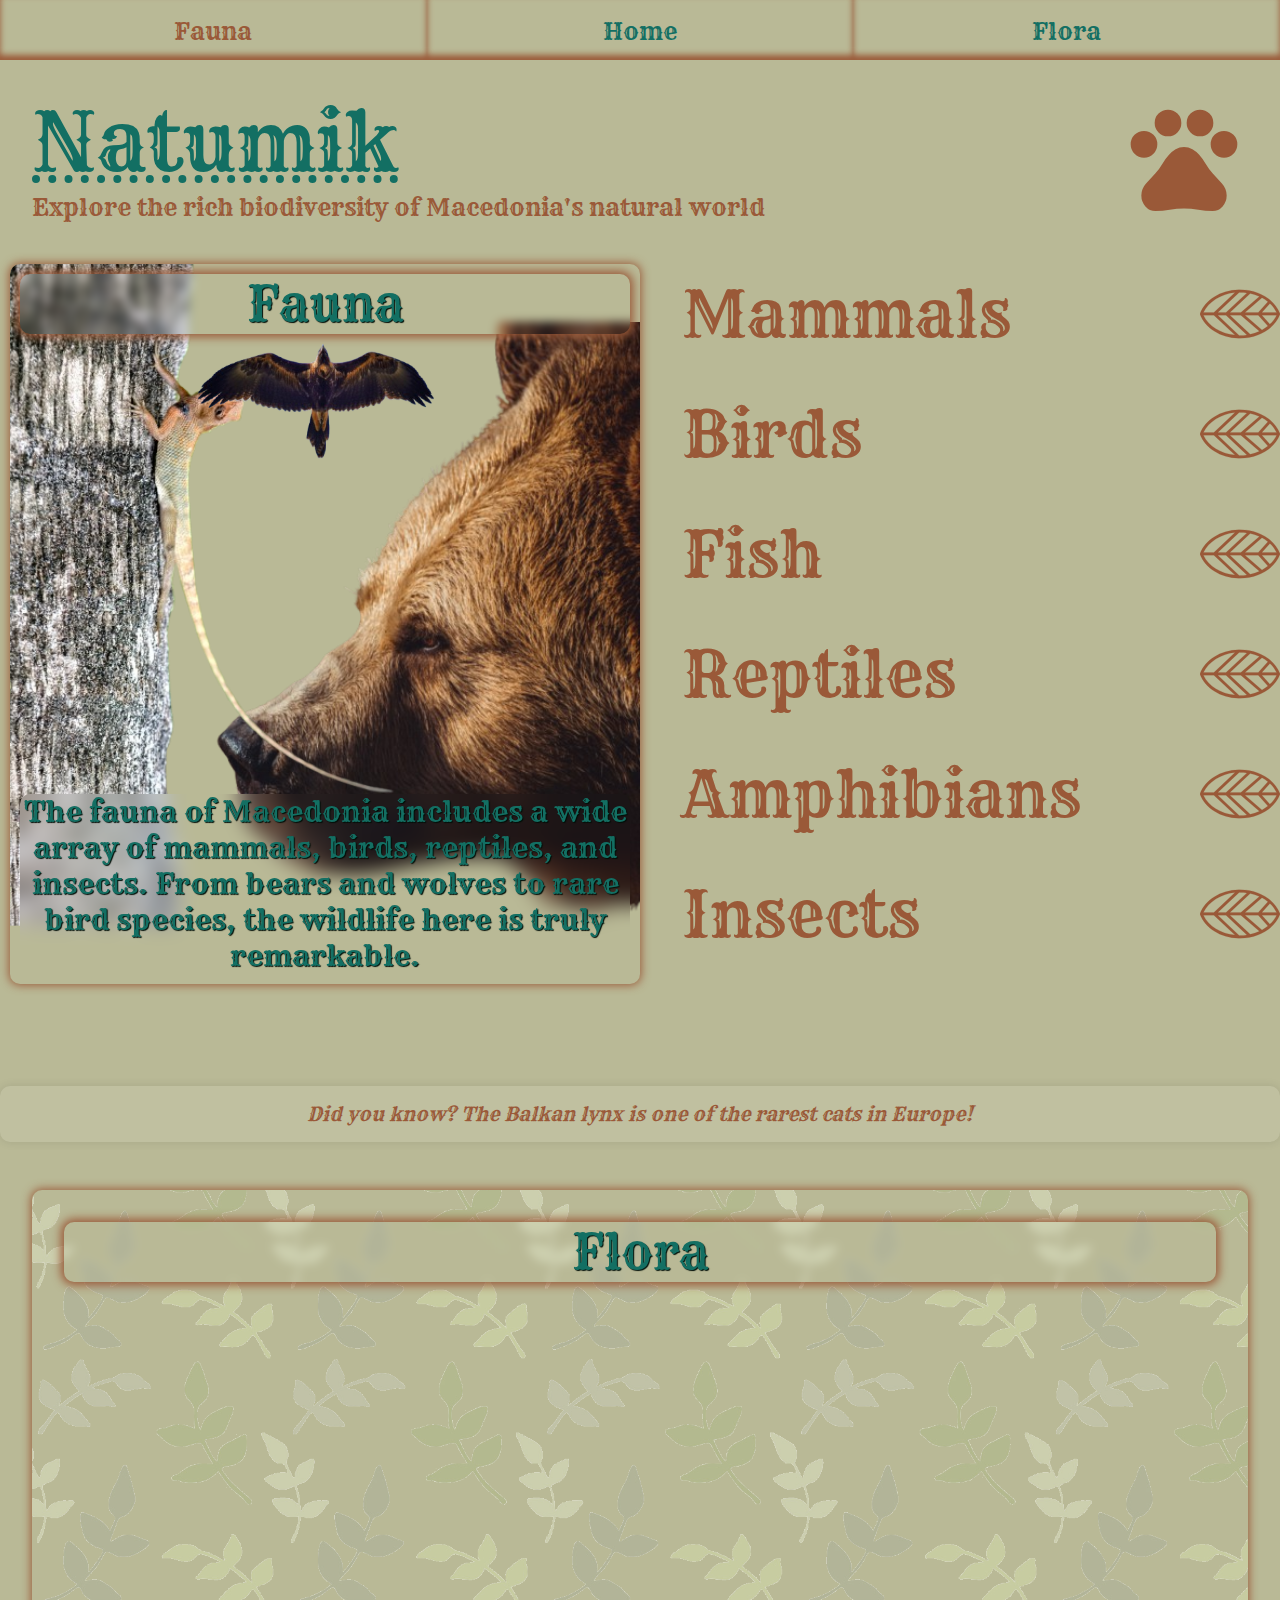
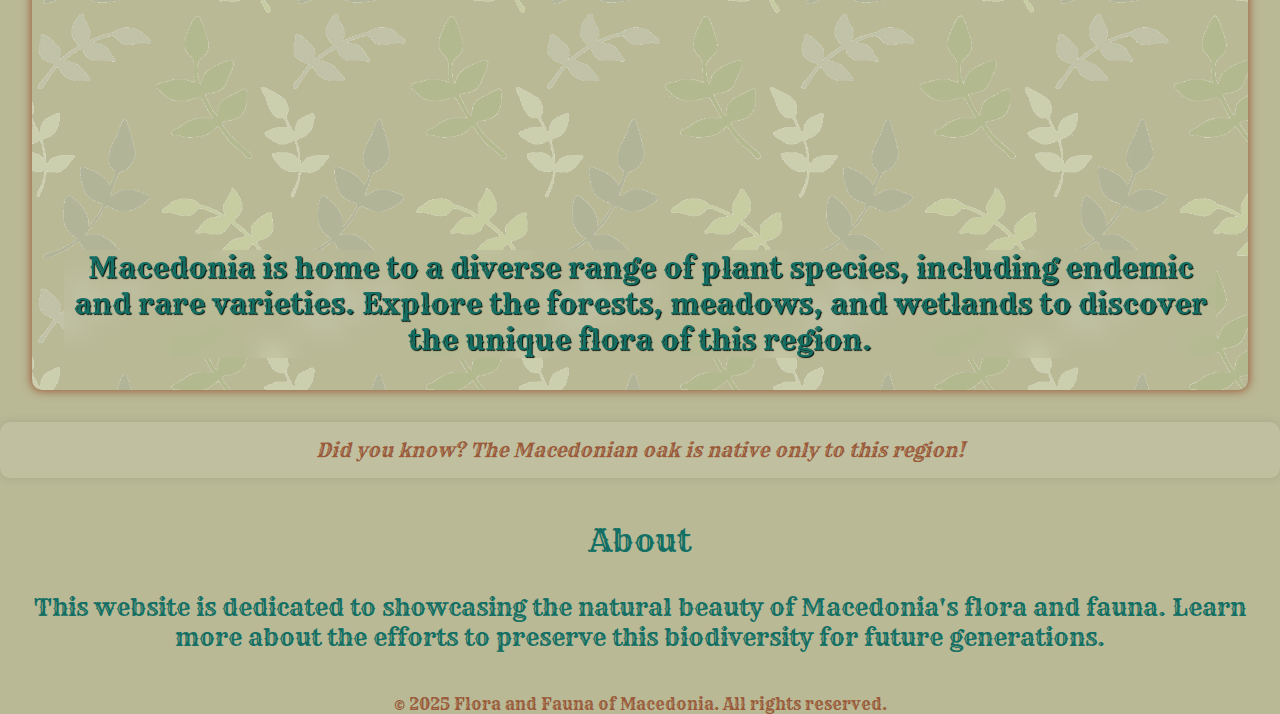
<file: index.html>
<!DOCTYPE html>
<html lang="en">
  <head>
    <meta charset="UTF-8" />
    <meta name="viewport" content="width=device-width, initial-scale=1.0" />
    <meta
      name="description"
      content="An encyclopedia of the flora and fauna of Macedonia."
    />
    <title>Flora and Fauna of Macedonia</title>

    <link rel="preconnect" href="https://fonts.googleapis.com" />
    <link rel="preconnect" href="https://fonts.gstatic.com" crossorigin />
    <link
      href="https://fonts.googleapis.com/css2?family=Astloch:wght@400;700&family=Atomic+Age&family=Rye&display=swap"
      rel="stylesheet"
    />
    <script src="script.js"></script>

    <link rel="stylesheet" href="style.css" />
  </head>
  <body>
    <nav id="main-nav" class="navigation">
      <a href="fauna.html" class="nav-link">Fauna</a>
      <a href="index.html" class="nav-link">Home</a>
      <a href="flora.html" class="nav-link">Flora</a>
    </nav>
    <main id="content" class="main-content">
      <header id="main-header" class="header">
        <div class="header-content">
          <h1 class="header-title"><span id="natumik">Natumik</span></h1>
          <h3 class="header-subtitle">
            Explore the rich biodiversity of Macedonia's natural world
          </h3>
        </div>
        <img
          id="natumik-logo"
          src="images/Material Icons Pets.svg"
          alt="Natumik logo"
        />
      </header>
      <div id="leaves">
        <i></i>
        <i></i>
        <i></i>
        <i></i>
        <i></i>
        <i></i>
        <i></i>
        <i></i>
        <i></i>
        <i></i>
        <i></i>
        <i></i>
        <i></i>
        <i></i>
        <i></i>
      </div>
      <div id="fauna">
        <div id="box1" class="section-fauna">
          <h2 class="section-title">
            <a href="fauna.html" id="fauna-title-link"
              ><span id="fauna-title">Fauna</span></a
            >
          </h2>
          <div class="img-wrapper">
            <img id="bear" src="images/bear-face.png" alt="bear" />
            <img
              id="eagle"
              src="images/Eagle Drawing High Contrast.png"
              alt="eagle"
            />
            <img
              id="lizard"
              src="images/Teodor Kuduschiev Image.png"
              alt="lizard"
            />
          </div>
          <p class="section-description" id="fauna-description">
            The fauna of Macedonia includes a wide array of mammals, birds,
            reptiles, and insects. From bears and wolves to rare bird species,
            the wildlife here is truly remarkable.
          </p>
        </div>
        <div id="box2">
          <ul class="categories-list" id="fauna-categories-list">
            <li><a href="">Mammals</a></li>
            <li><a href="">Birds</a></li>
            <li><a href="">Fish</a></li>
            <li><a href="">Reptiles</a></li>
            <li><a href="">Amphibians</a></li>
            <li><a href="">Insects</a></li>
            <!-- <li>Mammals</li>
            <li>Birds</li>
            <li>Fish</li>
            <li>Reptiles</li>
            <li>Amphibians</li>
            <li>Insects</li> -->
          </ul>
        </div>
      </div>
      <div id="did-you-know-fauna" class="did-you-know"></div>

      <!-- <div id="box3">
          <ul class="categories-list" id="flora-categories-list">
            <li>Trees</li>
            <li>Flowers</li>
            <li>Shrubs</li>
            <li>Herbs</li>
            <li>Fungi</li>
          </ul>
        </div> -->
      <div id="box3" class="section-flora">
        <h2 class="section-title">
          <a href="flora.html" id="flora-title-link"
            ><span id="flora-title">Flora</span></a
          >
        </h2>
        <p class="section-description" id="flora-description">
          Macedonia is home to a diverse range of plant species, including
          endemic and rare varieties. Explore the forests, meadows, and wetlands
          to discover the unique flora of this region.
        </p>
      </div>
      <div id="did-you-know-flora" class="did-you-know"></div>

      <section id="about" class="section-about">
        <h2 class="about-title">About</h2>
        <p class="about-description">
          This website is dedicated to showcasing the natural beauty of
          Macedonia's flora and fauna. Learn more about the efforts to preserve
          this biodiversity for future generations.
        </p>
      </section>
    </main>
    <footer id="main-footer" class="footer">
      <p class="footer-text">
        &copy; 2025 Flora and Fauna of Macedonia. All rights reserved.
      </p>
    </footer>
  </body>
</html>
</file>
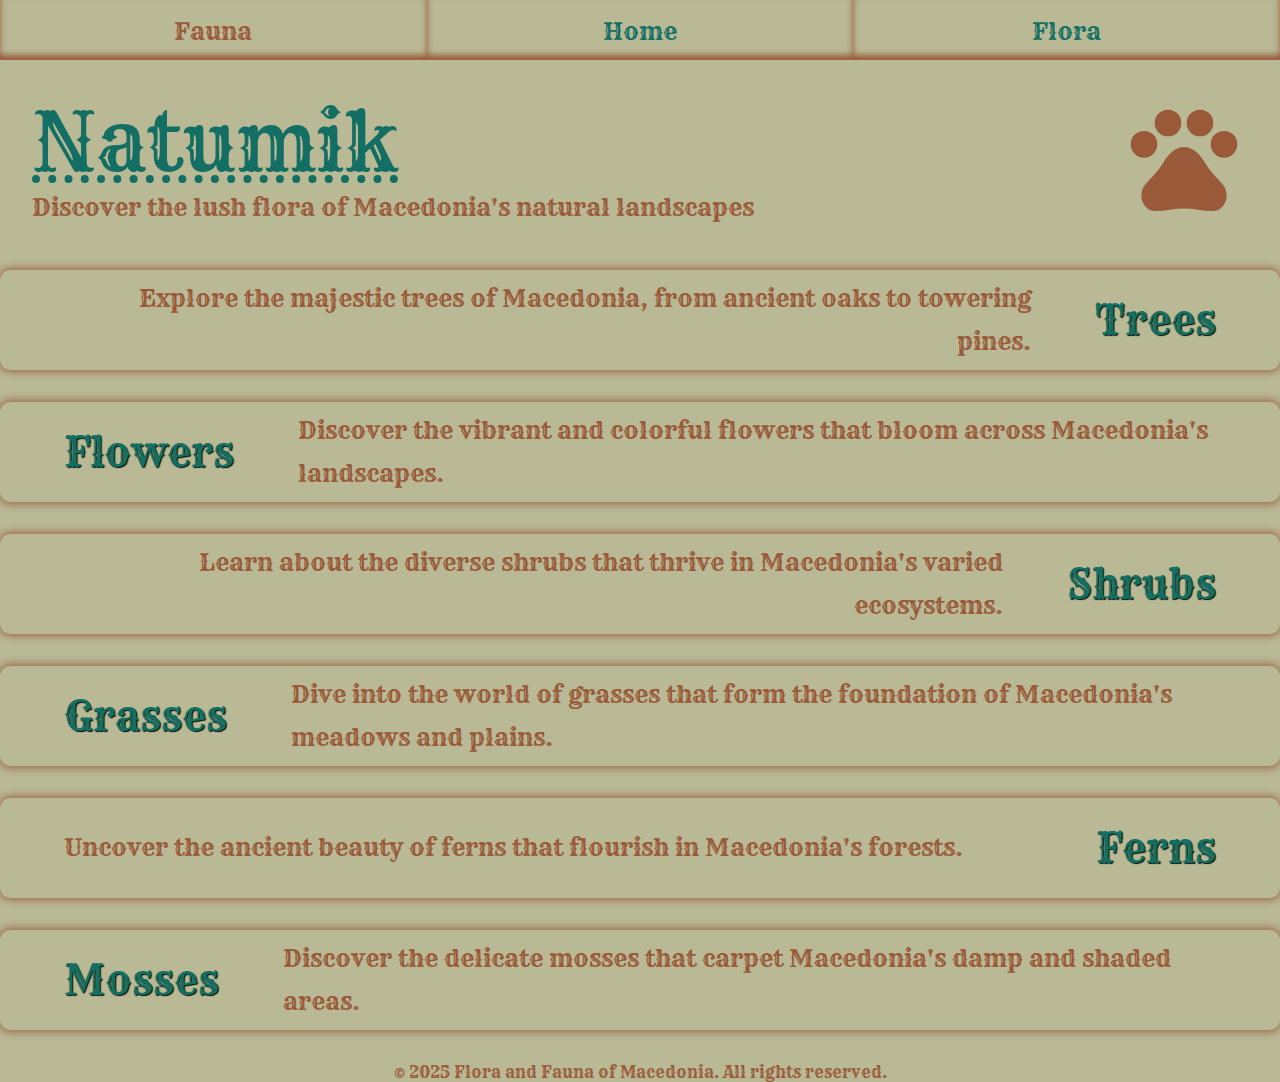
<file: flora.html>
<!DOCTYPE html>
<html lang="en">
  <head>
    <meta charset="UTF-8" />
    <meta name="viewport" content="width=device-width, initial-scale=1.0" />
    <link rel="preconnect" href="https://fonts.googleapis.com" />
    <link rel="preconnect" href="https://fonts.gstatic.com" crossorigin />
    <link
      href="https://fonts.googleapis.com/css2?family=Astloch:wght@400;700&family=Atomic+Age&family=Rye&display=swap"
      rel="stylesheet"
    />
    <script src="script.js"></script>

    <link rel="stylesheet" href="style.css" />
    <title>Flora</title>
  </head>
  <body>
    <nav id="main-nav" class="navigation">
      <a href="fauna.html" class="nav-link">Fauna</a>
      <a href="index.html" class="nav-link">Home</a>
      <a href="flora.html" class="nav-link">Flora</a>
    </nav>
    <main id="content" class="main-content">
      <header id="main-header" class="header">
        <div class="header-content">
          <h1 class="header-title"><span id="natumik">Natumik</span></h1>
          <h3 class="header-subtitle">
            Discover the lush flora of Macedonia's natural landscapes
          </h3>
        </div>
        <img
          id="natumik-logo"
          src="images/Material Icons Pets.svg"
          alt="Natumik logo"
        />
      </header>
      <div id="leaves">
        <i></i>
        <i></i>
        <i></i>
        <i></i>
        <i></i>
        <i></i>
        <i></i>
        <i></i>
        <i></i>
        <i></i>
        <i></i>
        <i></i>
        <i></i>
        <i></i>
        <i></i>
      </div>
      <section id="trees" class="category-section">
        <h2>Trees</h2>
        <p>
          Explore the majestic trees of Macedonia, from ancient oaks to towering
          pines.
        </p>
      </section>

      <section id="flowers" class="category-section">
        <h2>Flowers</h2>
        <p>
          Discover the vibrant and colorful flowers that bloom across
          Macedonia's landscapes.
        </p>
      </section>

      <section id="shrubs" class="category-section">
        <h2>Shrubs</h2>
        <p>
          Learn about the diverse shrubs that thrive in Macedonia's varied
          ecosystems.
        </p>
      </section>

      <section id="grasses" class="category-section">
        <h2>Grasses</h2>
        <p>
          Dive into the world of grasses that form the foundation of Macedonia's
          meadows and plains.
        </p>
      </section>

      <section id="ferns" class="category-section">
        <h2>Ferns</h2>
        <p>
          Uncover the ancient beauty of ferns that flourish in Macedonia's
          forests.
        </p>
      </section>

      <section id="mosses" class="category-section">
        <h2>Mosses</h2>
        <p>
          Discover the delicate mosses that carpet Macedonia's damp and shaded
          areas.
        </p>
      </section>
    </main>
    <footer>
      <footer id="main-footer" class="footer">
        <p class="footer-text">
          &copy; 2025 Flora and Fauna of Macedonia. All rights reserved.
        </p>
      </footer>
    </footer>
  </body>
</html>
</file>
<file: style.css>
/* 1F4529 47663B E8ECD7 EED3B1 1A3636*/

* {
  margin: 0;
  padding: 0;
  box-sizing: border-box;
  color: #e8ecd7;
}
:root{
  --green: #136f63;
  --brown: #9a5938;
  --black: #000f08;
  --beige: #b9b996;
  
}
h1,
h2,
h3,
h4,
h5,
h6 {
  font-weight: normal;
  font-style: normal;
}

.atomic-age-regular {
  font-family: "Atomic Age", system-ui;
  font-weight: normal;
  font-style: normal;
}
.rye-regular {
  font-family: "Rye", serif;
  font-weight: normal;
  font-style: normal;
}
.astloch-regular {
  font-family: "Astloch", system-ui;
  font-weight: normal;
  font-style: normal;
}

.astloch-bold {
  font-family: "Astloch", system-ui;
  font-weight: normal;
  font-style: normal;
}

body {
  font-weight: normal;
  font-family: "Rye", serif;
  font-style: normal; 
  background-color: var(--beige);
  color: var(--beige);
  text-align: center;
}
/* body::after {
  content: '';
  display: block;
  height: 100vh;
  width: 100vw;
  position: fixed;
  top: 0;
  left: 0;
  background-image: url('images/leaf-background.jpeg');
  background-size: cover;
  background-position: center;
  z-index: -1;
} */
/* Navbar */
nav {
  position: sticky;
  top: 0;
  background-color: var(--beige);
  z-index: 1000;
  padding: 0;
  display: flex;
  justify-content: space-between;
  align-items: center;

  margin-bottom: 0;
  width: 100%;
}
nav a {
  color: var(--green);
  text-decoration: none;
  width: calc(100% / 3);
  margin: 0;
  height: 60px;
  padding: 1rem;
  align-self: center;
  text-align: center;
  font-size: 1.5em;
  box-shadow: var(--brown) inset 0px -5px 6px;

}
nav a:hover {
  color: var(--brown);
  background-color: var(--beige);
  box-shadow: var(--brown) inset 0px -5px 6px;
  transition: all 0.4s;
}

/* Header */

header {
  position: relative;
  font-weight: normal;
  margin: 1rem;
  display: flex;
  flex-direction: row; /* Change to row instead of column */
  justify-content: space-between;
  align-items: center;
 
  border-radius: 10px;
  padding: 1rem;
  z-index: 2;

}
.header-content {
  display: flex;
  flex-direction: column;
  align-items: flex-start;

}

.header-title #natumik {
  color: var(--green);
  text-decoration: dotted underline;
  font-size: 2.5em;

}
.header-subtitle {
  font-size: 1.5em;
  color: var(--brown);
;
}
#natumik-logo {
  align-self: center;
  margin-left: auto;
  width: 8rem;
  height: 8rem;

}
/* Main Content */


#fauna {
  display: flex;
  height: 800px;

}

#box1,
#box2 {
  width: 50%;
  height: 90%;
}

.categories-list * {
  color: var(--brown);
  font-size: 2em;
  text-align: left;
  justify-content: space-around;
  line-height: 7.5rem;
}
/*
 MO HARO NI ANIMACION I FORT MA MTEK O ANDI KET SVG TE LISTES KUR DE BOJSH HOVER TE 
BOHEN 2 ENE NJO DE DALE KA E MAJSHTA ENE DE BOHEN TU DIJAT KA 45 SHKALL EN TE DUKET SI LULE
 */
.categories-list {
  list-style: none;
  padding: 0;
  margin: 0;
}
.categories-list li a {
  display: flex; /* Makes the <a> a flex container */
  justify-content: flex-start; /* Aligns content to the left */
  align-items: center; /* Vertically centers the content */
  position: relative; /* Ensures the pseudo-element is positioned relative to the <a> */
  padding-left: 2rem; /* Adds space for the SVG on the left */
  text-decoration: none; /* Removes underline from links */
  color: inherit; /* Inherits the text color */
}


.categories-list li a::before {
  content: ''; /* Adds the SVG as a pseudo-element */
  position: absolute;
  right: 0; /* Positions the SVG to the left of the text */
  width: 5rem; /* Adjust the size of the SVG */
  height: 5rem;
  background-image: url('images/Leaf Vector Icon.svg');
  background-size: contain;
  background-repeat: no-repeat;
  background-position: center;
}
.categories-list li a:hover{
  border-radius: 15px;
  box-shadow: inset 5px -5px 8px #c3c39b;

  transition: all 0.3s ease-in-out;
}
.categories-list li a:hover::before {
  transform: rotate(-45deg) scale(1); /* Rotates the original SVG */
  transition: transform 0.3s ease; /* Smooth transition for the rotation */
}
.categories-list li a:hover::before {
  transform: rotate(-45deg) scale(1); /* Rotates the original SVG */
  transition: transform 0.3s ease; /* Smooth transition for the rotation */
}

.categories-list li a::before {
  transform: rotate(0deg) scale(1); /* Ensures it returns to the original state */
  transition: transform 0.3s ease; /* Smooth transition for returning */
}



.section-flora,
.section-fauna {
  display: flex;
  flex-direction: column; /* Changed to column layout */
  justify-content: space-between; /* Spreads content vertically */
  align-items: flex-start; /* Aligns items to the left */
  border-radius: 10px;
  /* background-color: var(--brown); */
  margin: 10px;
  padding: 10px;
  position: relative;
  overflow: hidden;
  box-shadow: var(--brown) 0px 0px 10px 1px;
}
.section-flora::before{
  content: '';
  position: absolute;
  top: 0;
  left: 0;
  width: 100%;
  height: 100%;

  background-size: cover;
  background-position: center;
/* Adjust the opacity as needed */
  z-index: -1; /* Keeps it behind other elements */
}
.image-wrapper {
  display: flex;
  flex-direction: row;
  justify-content: space-between;
  position: absolute;
  top: 0;
  left: 0;
  width: 100%;
  height: 100%;
  overflow: hidden;
  z-index: -1;
}
a{
  text-decoration: none;
}

#eagle {
  position: absolute;
  top: 20%; /* Centers vertically */
  left: 50%; /* Centers horizontally */
  transform: translate(-50%, -50%) scaleX(-1); /* Centers the element and flips it horizontally */
  width: 50%; /* Adjust the size as needed */ 
  height: auto;
  overflow: hidden;
  z-index: -1; /* Keeps it behind other elements */
}

#bear {
  position: absolute;
  bottom: 0; /* Aligns the bear to the bottom */
  right: 0; /* Aligns the bear to the right */
  transform: scaleX(-1); /* Flips the bear horizontally */
  width: 70%; /* Adjust the size as needed */
  height: auto; /* Maintain aspect ratio */
  overflow: hidden;
  z-index: -2; /* Keeps it behind other elements but above the eagle */
}
#lizard {
  position: absolute;
  left: 0; /* Aligns the lizard to the left */
  top: 0;
  transform: scale(-1, -1); /* Flips the lizard both horizontally and vertically */
  width: 70%; /* Adjust the size as needed */
  height: auto; /* Maintain aspect ratio */
  overflow: hidden;
  z-index: -2; /* Keeps it behind other elements but above the eagle */
}
img {
  width: 100%;
  height: auto; /* Maintain aspect ratio for all images */
  object-fit: cover; /* Ensures the image covers its container */
}

.section-flora{
  height: 800px;
  margin: 2rem;
  padding: 2rem;
  margin-top: 3rem;
}
.section-flora::before {
  background-image: url('images/Natumik\ Image\ No\ Background.png');
  opacity: 0.5; 
}
.section-title {
  position: relative;
  z-index: 2;
  justify-content: flex-start;
  align-self: center;
  font-size: 3rem;
  color: var(--brown);
  box-shadow: var(--brown) 0px 0px 10px 3px;
  width: 100%;
  border-radius: 10px;
  backdrop-filter: blur(5px);
}

#flora-title {
  color: var(--green);
  text-shadow: var(--black) 1px 1px 1px;
  border-radius: 10px;
}

#fauna-title {
  color: var(--green);
  text-shadow: var(--black) 1px 1px 1px;
  border-radius: 10px;
}

#fauna-description {
  color: var(--green);
  text-shadow: var(--black) 1px 1px 1px;
  border-radius: 10px;
}
#flora-description {
  color: var(--green);
  text-shadow: var(--black) 1px 1px 1px;
  border-radius: 10px;
}

.section-description {
  position: relative;
  z-index: 2;
  font-size: 1.8rem;
  justify-content: flex-end;
  color: var(--brown); /* This color is not defined in variables, consider adding it */
  backdrop-filter: blur(10px);
  border-radius: 10px;
  border: 5px var(--beige);
  /* box-shadow: var(--beige) 0px 0px 5px; */
  /* text-shadow: var(--black) 1px 1px 1px; */
}

.section-about {
  display: flex;
  flex-direction: column;
  justify-content: center;
  align-items: center;
  font-size: 1.5rem;
  /* background-color: var(--brown); */
  border-radius: 10px;
  padding: 10px;
  width: 98%;
  margin: 2rem auto;
}

.about-title {
  font-size: 2rem;
  color: var(--green);
  margin-bottom: 2rem;
}

.about-description {
  font-size: 1.5rem;
  color: var(--green);
}

.footer-text {
  color: var(--brown);
}

.category-section {
  display: flex;
  flex-direction: row;
  justify-content: space-between;
  align-items: center;
  margin: 2rem 0;
  padding: 2rem;
  border-radius: 10px;
  box-shadow: var(--brown) 0px 0px 10px 1px;
  background-color: var(--beige);
}
.category-section:hover{

}

.category-section:nth-child(odd) {
  flex-direction: row-reverse;
}

.category-section h2 {
  font-size: 2.5rem;
  color: var(--green);
  text-shadow: var(--black) 1px 1px 1px;
  margin: 2rem;
}

.category-section p {
  font-size: 1.5rem;
  color: var(--brown);
  line-height: 1.8;
  padding-left: 2rem;
  padding-right: 2rem;
}

.category-section img {
  width: 40%;
  height: auto;
  border-radius: 10px;
  box-shadow: var(--brown) 0px 0px 10px 1px;
}

.category-section:nth-child(even) img {
  order: 2;
}

.category-section:nth-child(odd) img {
  order: 1;
}

.category-section:nth-child(even) p,
.category-section:nth-child(even) h2 {
  text-align: left;
}

.category-section:nth-child(odd) p,
.category-section:nth-child(odd) h2 {
  text-align: right;
}






#leaves {
  position: fixed;
  top: -50px;
  width: 100%;
  text-align: right;
}

#leaves i {
  display: inline-block;
  width: 200px;
  height: 150px;
  background: linear-gradient(to bottom right, var(--green), var(--brown)); /* #005600 is not defined in variables */
  transform: skew(20deg);
  border-radius: 5% 40% 70%;
  box-shadow: inset 0px 0px 1px #222;
  border: 1px solid #333;
  z-index: -1;
  -webkit-animation: falling 5s 0s infinite;
}

#leaves i:nth-of-type(2n) {
  -webkit-animation: falling2 5s 0s infinite;
}

#leaves i:nth-of-type(3n) {
  -webkit-animation: falling3 5s 0s infinite;
}

#leaves i:before {
  position: fixed;
  content: '';
  top: 117px;
  right: 9px;
  height: 27px;
  width: 32px;
  transform: rotate(49deg);
  border-radius: 0% 15% 15% 0%;
  border-top: 1px solid #222;
  border-bottom: 1px solid #222;
  border-left: 0px solid #222;
  border-right: 1px solid #222;
  background: linear-gradient(to right, rgba(0, 100, 0, 1), #005600); /* #005600 is not defined in variables */
  z-index: -1;
}

#leaves i:after {
  content: '';
  height: 125px;
  width: 10px;
  background: linear-gradient(to right, rgba(0, 0, 0, 0.15), rgba(0, 0, 0, 0));
  display: block;
  transform: rotate(125deg);
  position: absolute;
  left: 85px;
  border-radius: 50%;
}


#leaves i:nth-of-type(n)    { height:23px; width:30px; }
#leaves i:nth-of-type(n):before { width:7px; height:5px; top:17px; right:1px; }
#leaves i:nth-of-type(n):after { width:2px; height:17px; left: 12px; top:0px; }

#leaves i:nth-of-type(2n+1)    { height:11px; width:16px; }
#leaves i:nth-of-type(2n+1):before { width:4px; height:3px; top:7px; right:0px; }
#leaves i:nth-of-type(2n+1):after { width:2px; height:6px; left: 5px; top:1px; }

#leaves i:nth-of-type(3n+2)  { height:17px; width:23px; }
#leaves i:nth-of-type(3n+2):before  { height:4px; width:4px; top:12px; right:1px; }
#leaves i:nth-of-type(3n+2):after  { height:10px; width:2px; top:1px; left:8px; }

#leaves i:nth-of-type(n)   { -webkit-animation-delay: 1.9s;}
#leaves i:nth-of-type(2n)  { -webkit-animation-delay: 3.9s;}
#leaves i:nth-of-type(3n)  { -webkit-animation-delay: 2.3s;}
#leaves i:nth-of-type(4n)  { -webkit-animation-delay: 4.4s;}
#leaves i:nth-of-type(5n)  { -webkit-animation-delay: 5s;  }
#leaves i:nth-of-type(6n)  { -webkit-animation-delay: 3.5s;}
#leaves i:nth-of-type(7n)  { -webkit-animation-delay: 2.8s;}
#leaves i:nth-of-type(8n)  { -webkit-animation-delay: 1.5s;}
#leaves i:nth-of-type(9n)  { -webkit-animation-delay: 3.3s;}
#leaves i:nth-of-type(10n) { -webkit-animation-delay: 2.5s;}
#leaves i:nth-of-type(11n) { -webkit-animation-delay: 1.2s;}
#leaves i:nth-of-type(12n) { -webkit-animation-delay: 4.1s;}
#leaves i:nth-of-type(13n) { -webkit-animation-delay: 1s;  }
#leaves i:nth-of-type(14n) { -webkit-animation-delay: 4.7s;}
#leaves i:nth-of-type(15n) { -webkit-animation-delay: 3s;  }

#leaves i:nth-of-type(n)    { background: linear-gradient(to bottom right, var(--green), var(--green)); }
#leaves i:nth-of-type(2n+2)  { background: linear-gradient(to bottom right, var(--brown), var(--green)); }
#leaves i:nth-of-type(4n+1)  { background: linear-gradient(to bottom right,var(--green), var(--green)); }

#leaves i:nth-of-type(n)    { opacity: .7;}
#leaves i:nth-of-type(3n+1)  { opacity: .5;}
#leaves i:nth-of-type(3n+2)  { opacity: .3;}

#leaves i:nth-of-type(n)    {transform: rotate(180deg);}


#leaves i:nth-of-type(n) { -webkit-animation-timing-function:ease-in-out;}

@-webkit-keyframes falling {
    
    0% {
        -webkit-transform:
            translate3d(300,0,0)
            rotate(0deg);
    }
    
    100% {
        -webkit-transform:
            translate3d(-350px,700px,0)
            rotate(90deg);
        opacity: 0;
    }
}

@-webkit-keyframes falling3 {
     0% {
        -webkit-transform:
            translate3d(0,0,0)
            rotate(-20deg);
    }
    
    100% {
        -webkit-transform:
            translate3d(-230px,640px,0)
            rotate(-70deg);
        opacity: 0;
    }
}

@-webkit-keyframes falling2 {
     0% {
        -webkit-transform:
            translate3d(0,0,0)
            rotate(90deg);
    }
    
    100% {
        -webkit-transform:
            translate3d(-400px,680px,0)
            rotate(0deg);
        opacity: 0;
    }
  }


  .category-section {
    position: relative;
    transition: transform 0.5s ease, box-shadow 0.5s ease;
    cursor: pointer;
    overflow: hidden;
    z-index: 1;
  }

  .category-section:hover {
    transform: scale(1.02);
    box-shadow: 0 10px 20px rgba(0, 0, 0, 0.3);
  }

  .category-section::after {
    content: '';
    position: absolute;
    width: 60px;
    height: 60px;
    background-image: url('images/Leaf Vector Icon.svg');
    background-size: contain;
    background-repeat: no-repeat;
    background-position: center;
    opacity: 0;
    transform: rotate(0deg) scale(0.5);
    transition: opacity 0.5s ease, transform 0.5s ease;
    z-index: -1;
  }

  .category-section:nth-of-type(odd):hover::after {
    opacity: 1;
    transform: rotate(45deg) scale(1);
  }

  .category-section:nth-of-type(even):hover::after {
    opacity: 1;
    transform: rotate(-45deg) scale(1);
  }

  .category-section:nth-of-type(odd)::after {
    top: 10px;
    left: 10px;
  }

  .category-section:nth-of-type(even)::after {
    top: 10px;
    right: 10px;
  }

  .category-section.collapsible {
    max-height: 100px;
    transition: max-height 0.5s ease;
    overflow: hidden;
  }

  .category-section.collapsible.expanded {
    max-height: 500px;
  }

  .did-you-know {
    margin-top: 2rem;
    padding: 1rem;
    background-color: rgba(255, 255, 255, 0.1);
    border-radius: 10px;
    font-size: 1.2rem;
    font-style: italic;
    box-shadow: 0 0 10px rgba(0, 0, 0, 0.1);
    opacity: 0;
    transform: translateY(30px);
    transition: all 0.5s ease-in-out;
    color: var(--brown);
  }
  .did-you-know.show {
    opacity: 1;
    transform: translateY(0);
  }





  .mammal-gallery {
    display: flex;
    justify-content: space-around;
    flex-wrap: wrap;
    gap: 1rem;
    margin-top: 1rem;
    padding: 0 1rem 1rem;
  }

  .mammal-item {
    display: flex;
    flex-direction: column;
    align-items: center;
    width: 100px;
  }

  .mammal-item img {
    width: 100px;
    height: 100px;
    border-radius: 50%;
    object-fit: cover;
    box-shadow: 0 0 5px rgba(0, 0, 0, 0.2);
  }

  .mammal-item span {
    margin-top: 0.5rem;
    font-size: 0.9rem;
    color: var(--brown);
    text-align: center;
  }
</file>
